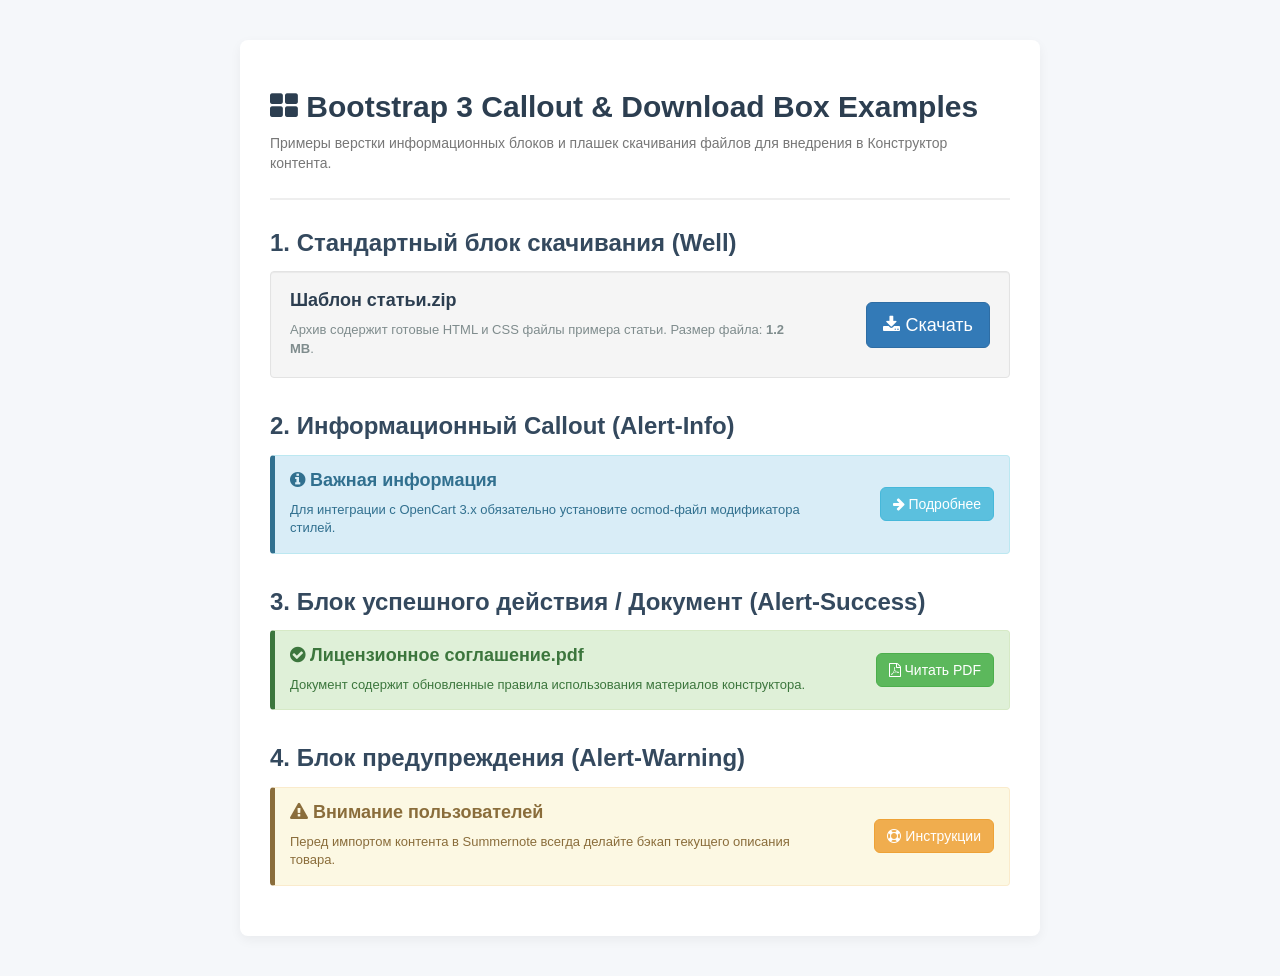
<file: bootstrap3_example.html>
<!DOCTYPE html>
<html lang="ru">
<head>
    <meta charset="UTF-8">
    <meta name="viewport" content="width=device-width, initial-scale=1.0">
    <title>Bootstrap 3 Callout & Download Box Examples</title>
    <!-- Bootstrap 3 CDN -->
    <link rel="stylesheet" href="https://cdn.jsdelivr.net/npm/bootstrap@3.4.1/dist/css/bootstrap.min.css">
    <!-- FontAwesome 4.7.0 CDN -->
    <link rel="stylesheet" href="https://cdnjs.cloudflare.com/ajax/libs/font-awesome/4.7.0/css/font-awesome.min.css">
    <style>
        body {
            background-color: #f5f7fa;
            padding: 40px 15px;
            font-family: -apple-system, BlinkMacSystemFont, "Segoe UI", Roboto, "Helvetica Neue", Arial, sans-serif;
        }
        .container {
            max-width: 800px;
            background: #ffffff;
            padding: 30px;
            border-radius: 8px;
            box-shadow: 0 4px 12px rgba(0, 0, 0, 0.05);
        }
        .page-header {
            margin-top: 0;
            border-bottom: 2px solid #eeeeee;
            padding-bottom: 15px;
        }
        /* Flex alignment helper for responsive grids */
        .flex-align {
            display: flex;
            align-items: center;
            flex-wrap: wrap;
        }
        @media (max-width: 767px) {
            .flex-align {
                display: block;
            }
            .flex-align .text-right-md {
                text-align: left !important;
                margin-top: 15px;
            }
        }
        .text-right-md {
            text-align: right;
        }
    </style>
</head>
<body>

<div class="container">
    <div class="page-header">
        <h2 style="font-weight: 700; color: #2c3e50;"><i class="fa fa-th-large"></i> Bootstrap 3 Callout & Download Box Examples</h2>
        <p class="text-muted">Примеры верстки информационных блоков и плашек скачивания файлов для внедрения в Конструктор контента.</p>
    </div>

    <!-- Пример 1: Серый инсет-блок (Well) -->
    <h3 style="margin-top: 30px; margin-bottom: 15px; font-weight: 600; color: #34495e;">1. Стандартный блок скачивания (Well)</h3>
    <div class="well">
        <div class="row flex-align">
            <div class="col-xs-12 col-sm-9">
                <h4 style="margin-top: 0; font-weight: 700; color: #2c3e50;">Шаблон статьи.zip</h4>
                <p style="margin-bottom: 0; color: #7f8c8d; font-size: 13px;">
                    Архив содержит готовые HTML и CSS файлы примера статьи. Размер файла: <strong>1.2 MB</strong>.
                </p>
            </div>
            <div class="col-xs-12 col-sm-3 text-right-md">
                <a href="#" class="btn btn-primary btn-lg" style="border-radius: 6px;">
                    <i class="fa fa-download"></i> Скачать
                </a>
            </div>
        </div>
    </div>

    <!-- Пример 2: Информационный блок (Alert-Info) -->
    <h3 style="margin-top: 35px; margin-bottom: 15px; font-weight: 600; color: #34495e;">2. Информационный Callout (Alert-Info)</h3>
    <div class="alert alert-info" role="alert" style="border-left: 5px solid #31708f; border-radius: 4px;">
        <div class="row flex-align">
            <div class="col-xs-12 col-sm-9">
                <h4 style="margin-top: 0; font-weight: 700; color: #31708f;">
                    <i class="fa fa-info-circle"></i> Важная информация
                </h4>
                <p style="margin-bottom: 0; font-size: 13px;">
                    Для интеграции с OpenCart 3.x обязательно установите ocmod-файл модификатора стилей.
                </p>
            </div>
            <div class="col-xs-12 col-sm-3 text-right-md">
                <a href="#" class="btn btn-info" style="border-radius: 6px;">
                    <i class="fa fa-arrow-right"></i> Подробнее
                </a>
            </div>
        </div>
    </div>

    <!-- Пример 3: Успешное действие / Файл (Alert-Success) -->
    <h3 style="margin-top: 35px; margin-bottom: 15px; font-weight: 600; color: #34495e;">3. Блок успешного действия / Документ (Alert-Success)</h3>
    <div class="alert alert-success" role="alert" style="border-left: 5px solid #3c763d; border-radius: 4px;">
        <div class="row flex-align">
            <div class="col-xs-12 col-sm-9">
                <h4 style="margin-top: 0; font-weight: 700; color: #3c763d;">
                    <i class="fa fa-check-circle"></i> Лицензионное соглашение.pdf
                </h4>
                <p style="margin-bottom: 0; font-size: 13px;">
                    Документ содержит обновленные правила использования материалов конструктора.
                </p>
            </div>
            <div class="col-xs-12 col-sm-3 text-right-md">
                <a href="#" class="btn btn-success" style="border-radius: 6px;">
                    <i class="fa fa-file-pdf-o"></i> Читать PDF
                </a>
            </div>
        </div>
    </div>

    <!-- Пример 4: Предупреждение (Alert-Warning) -->
    <h3 style="margin-top: 35px; margin-bottom: 15px; font-weight: 600; color: #34495e;">4. Блок предупреждения (Alert-Warning)</h3>
    <div class="alert alert-warning" role="alert" style="border-left: 5px solid #8a6d3b; border-radius: 4px;">
        <div class="row flex-align">
            <div class="col-xs-12 col-sm-9">
                <h4 style="margin-top: 0; font-weight: 700; color: #8a6d3b;">
                    <i class="fa fa-exclamation-triangle"></i> Внимание пользователей
                </h4>
                <p style="margin-bottom: 0; font-size: 13px;">
                    Перед импортом контента в Summernote всегда делайте бэкап текущего описания товара.
                </p>
            </div>
            <div class="col-xs-12 col-sm-3 text-right-md">
                <a href="#" class="btn btn-warning" style="border-radius: 6px;">
                    <i class="fa fa-life-ring"></i> Инструкции
                </a>
            </div>
        </div>
    </div>
</div>

</body>
</html>
</file>
